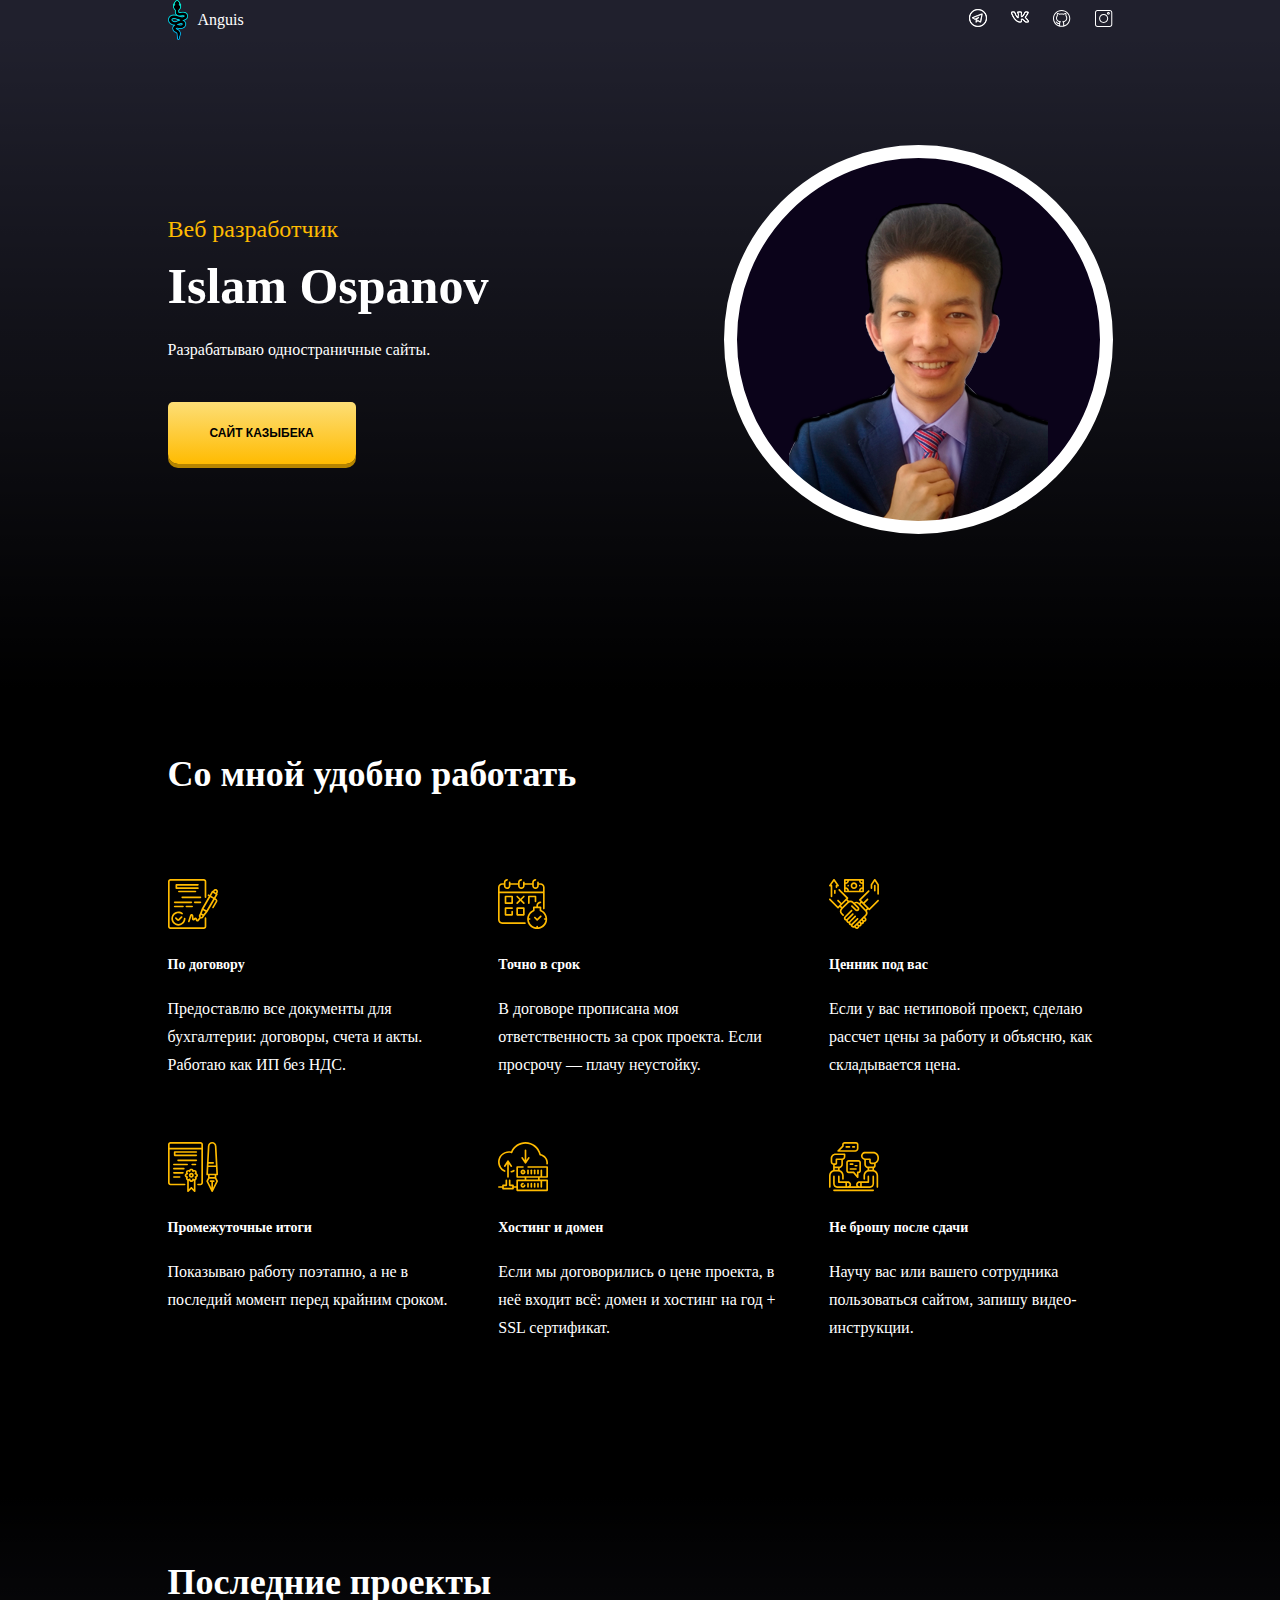
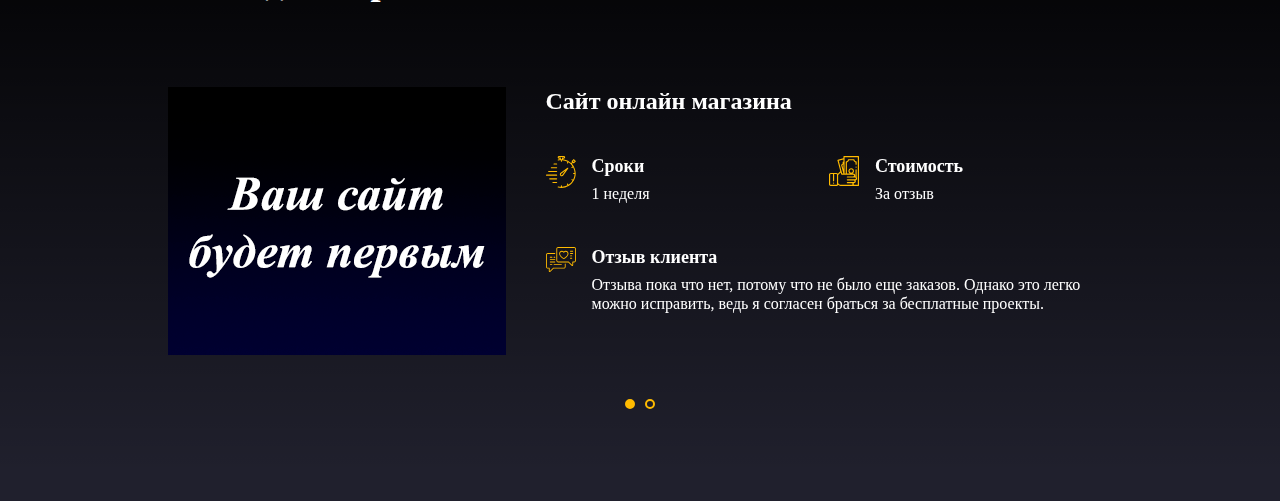
<file: index.html>
<!DOCTYPE html>
<html lang="en">
  <head>
    <meta charset="UTF-8" />
    <meta name="viewport" content="width=device-width, initial-scale=1.0" />
    <meta http-equiv="X-UA-Compatible" content="ie-edge" />
    <link
      href="https://fonts.googleapis.com/css2?family=Roboto:wght@400;700&display=swap&subset=cyrillic"
      rel="stylesheet"
    />
    <link rel="stylesheet" href="style/animate.css" />
    <link rel="icon" href="img/favicon.ico" type="image/x-icon" />
    <link rel="stylesheet" href="style/style.css" />
    <link rel="stylesheet" href="style/swiper-bundle.min.css" />
    <title>Anguis</title>
  </head>
  <body>
    <header class="hero">
      <div class="container">
        <div class="hero-header">
          <div class="logo">
            <img
              src="img\snake.png"
              alt="Anguis's logo"
              class="logo"
              width="20"
              height="40"
            />Anguis
          </div>
          <!-- /.logo -->
          <div class="social-links">
            <a href="https://t.me/where_I_can_find_you" class="social-link"
              ><img src="img/social/telegram.png" alt="telegram logo"
            /></a>
            <a href="https://vk.com/iskoislam" class="social-link"
              ><img src="img/social/vk.png" alt="vk logo"
            /></a>
            <a href="https://github.com/Isko00" class="social-link"
              ><img src="img/social/github.svg" alt="Git logo"
            /></a>
            <a
              href="https://www.instagram.com/islam.ospanov00/"
              class="social-link"
              ><img src="img/social/instagram.svg" alt="instagram logo"
            /></a>
          </div>
          <!--social links-->
        </div>
        <!--hero header-->

        <div class="hero-content">
          <div class="hero-text">
            <span class="hero-subtitle wow fadeInRight" data-wow-delay="0.2s"
              >Веб разработчик</span
            >
            <h1 class="hero-title wow fadeInRight" data-wow-delay="0.4s">
              Islam Ospanov
            </h1>
            <p class="hero-description wow fadeInRight" data-wow-delay="0.6s">
              Разрабатываю одностраничные сайты.
            </p>
            <button
              class="button hero-button wow fadeInRight"
              data-wow-delay="0.8s"
              onClick="location.href='footer.html'"
            >
              Сайт Казыбека
            </button>
          </div>
          <!-- /.hero-text -->
          <div class="hero-avatar wow fadeInRight" data-wow-delay="1.0s">
            <!--<img src="img/hero-face.svg" alt="my face" />-->
          </div>
          <!-- /.hero-avatar -->
        </div>
        <!--hero content-->
      </div>
      <!-- /.container -->
    </header>
    <main>
      <section class="features section">
        <div class="container">
          <h2 class="section-title">Cо мной удобно работать</h2>
          <div class="features-block">
            <div class="features-item">
              <img
                src="img/features/offer-img.svg"
                alt="offer-img"
                class="features-image"
              />
              <h3 class="features-title">По договору</h3>
              <p class="features-text">
                Предоставлю все документы для бухгалтерии: договоры, счета и
                акты. Работаю как ИП без НДС.
              </p>
            </div>
            <div class="features-item">
              <img
                src="img/features/deadline-img.svg"
                alt="deadline-img"
                class="features-image"
              />
              <h3 class="features-title">Точно в срок</h3>
              <p class="features-text">
                В договоре прописана моя ответственность за срок проекта. Если
                просрочу — плачу неустойку.
              </p>
            </div>
            <div class="features-item">
              <img
                src="img/features/agreement-img.svg"
                alt="agreement-img"
                class="features-image"
              />
              <h3 class="features-title">Ценник под вас</h3>
              <p class="features-text">
                Если у вас нетиповой проект, сделаю рассчет цены за работу и
                объясню, как складывается цена.
              </p>
            </div>
            <div class="features-item">
              <img
                src="img/features/steps-img.svg"
                alt="steps-img"
                class="features-image"
              />
              <h3 class="features-title">Промежуточные итоги</h3>
              <p class="features-text">
                Показываю работу поэтапно, а не в последий момент перед крайним
                сроком.
              </p>
            </div>
            <div class="features-item">
              <img
                src="img/features/storage-img.svg"
                alt="storage-img"
                class="features-image"
              />
              <h3 class="features-title">Хостинг и домен</h3>
              <p class="features-text">
                Если мы договорились о цене проекта, в неё входит всё: домен и
                хостинг на год + SSL сертификат.
              </p>
            </div>
            <div class="features-item">
              <img
                src="img/features/conversation-img.svg"
                alt="conversation-img"
                class="features-image"
              />
              <h3 class="features-title">Не брошу после сдачи</h3>
              <p class="features-text">
                Научу вас или вашего сотрудника пользоваться сайтом, запишу
                видео-инструкции.
              </p>
            </div>
          </div>
          <!-- /.features-block -->
        </div>
        <!-- /.container -->
      </section>
      <!-- /.features -->
      <section class="section project">
        <div class="container">
          <h2 class="section-title">Последние проекты</h2>
          <!-- Slider main container -->
          <div class="swiper-container project-slider">
            <!-- Additional required wrapper -->
            <div class="swiper-wrapper">
              <!-- Slides -->
              <div class="swiper-slide project-slide">
                <img
                  src="img/project-img.png"
                  alt="Сайт фирмы любой"
                  class="project-image"
                />
                <div class="project-text">
                  <h3 class="project-title">
                    Сайт онлайн магазина
                  </h3>
                  <div class="project-time">
                    <img
                      src="img/projectIcons/time-icon.svg"
                      alt="time-icon"
                      class="project-icon"
                    />
                    <div class="project-description">
                      <h4 class="project-subtitle">Сроки</h4>
                      <p class="project-paragraph">1 неделя</p>
                    </div>
                  </div>
                  <div class="project-cost">
                    <img
                      src="img/projectIcons/cost-icon.svg"
                      alt="cost-icon"
                      class="project-icon"
                    />
                    <div class="project-description">
                      <h4 class="project-subtitle">Стоимость</h4>
                      <p class="project-paragraph">За отзыв</p>
                    </div>
                  </div>
                  <div class="project-feedback">
                    <img
                      src="img/projectIcons/feedback-icon.svg"
                      alt="feedback-icon"
                      class="project-icon"
                    />
                    <div class="project-description">
                      <h4 class="project-subtitle">Отзыв клиента</h4>
                      <p class="project-paragraph">
                        Отзыва пока что нет, потому что не было еще заказов.
                        Однако это легко можно исправить, ведь я согласен
                        браться за бесплатные проекты.
                      </p>
                    </div>
                  </div>
                </div>
              </div>
              <div class="swiper-slide project-slide">
                <img
                  src="img/project-img.png"
                  alt="сайт фирмы любой"
                  class="project-image"
                />
                <div class="project-text">
                  <h3 class="project-title">
                    Сайт детского лагеря.
                  </h3>
                  <div class="project-time">
                    <img
                      src="img/projectIcons/time-icon.svg"
                      alt="time-icon"
                      class="project-icon"
                    />
                    <div class="project-description">
                      <h4 class="project-subtitle">Сроки</h4>
                      <p class="project-paragraph">2 недели</p>
                    </div>
                  </div>
                  <div class="project-cost">
                    <img
                      src="img/projectIcons/cost-icon.svg"
                      alt="cost-icon"
                      class="project-icon"
                    />
                    <div class="project-description">
                      <h4 class="project-subtitle">Стоимость</h4>
                      <p class="project-paragraph">За отзыв</p>
                    </div>
                  </div>
                  <div class="project-feedback">
                    <img
                      src="img/projectIcons/feedback-icon.svg"
                      alt="feedback-icon"
                      class="project-icon"
                    />
                    <div class="project-description">
                      <h4 class="project-subtitle">Отзыв клиента</h4>
                      <p class="project-paragraph">
                        Думаю что он был бы доволен моей работой, ведь все любят
                        бесплатную работу. И даже если бы сайт клиента не
                        устроил, он бы ничего не потерял, но мне при этом все
                        равно остался бы отзыв, а значит все в плюсе.
                      </p>
                    </div>
                  </div>
                </div>
              </div>
            </div>
            <!-- If we need pagination -->
            <div class="project-pagination"></div>
          </div>
        </div>
        <!-- /.container -->
      </section>
      <!-- /.section project -->
    </main>
  
    <script src="script/wow.min.js"></script>
    <script src="script/swiper-bundle.min.js"></script>
    <script src="script/main.js"></script>
  </body>
</html>
</file>
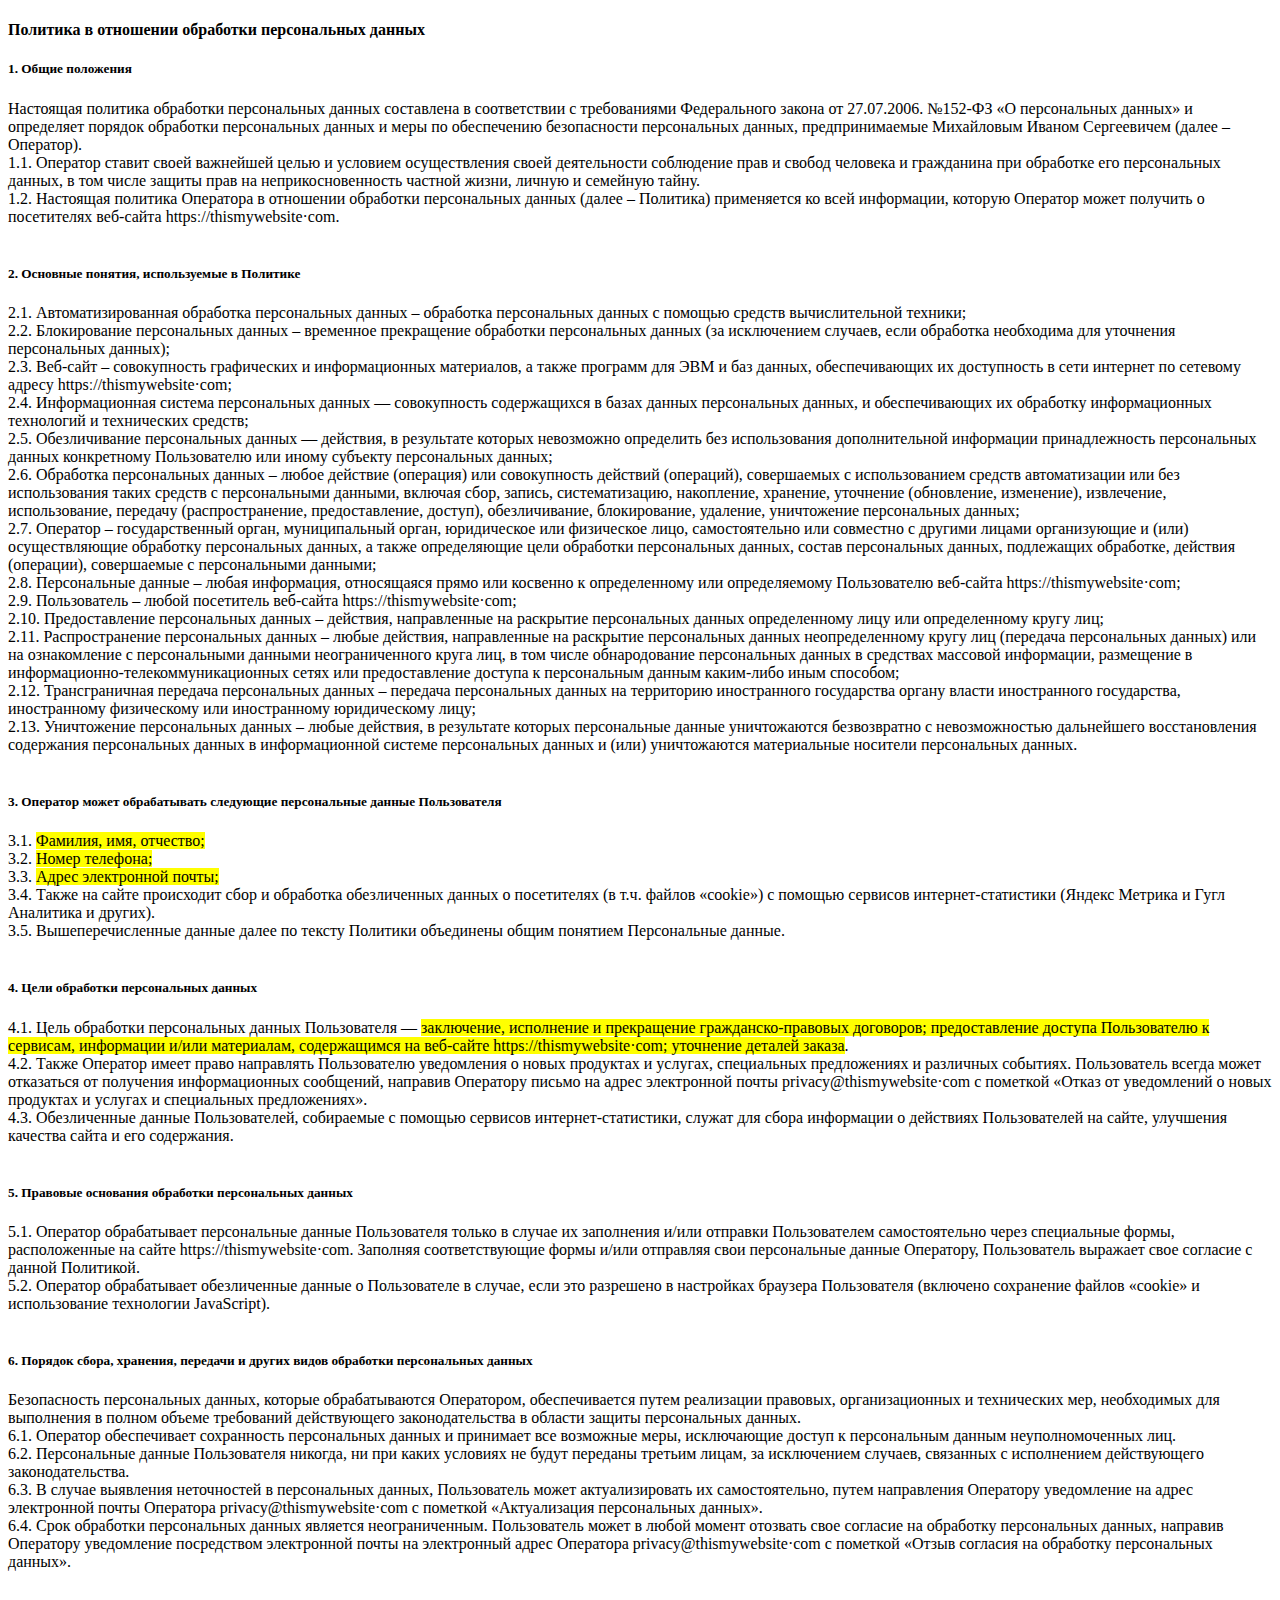
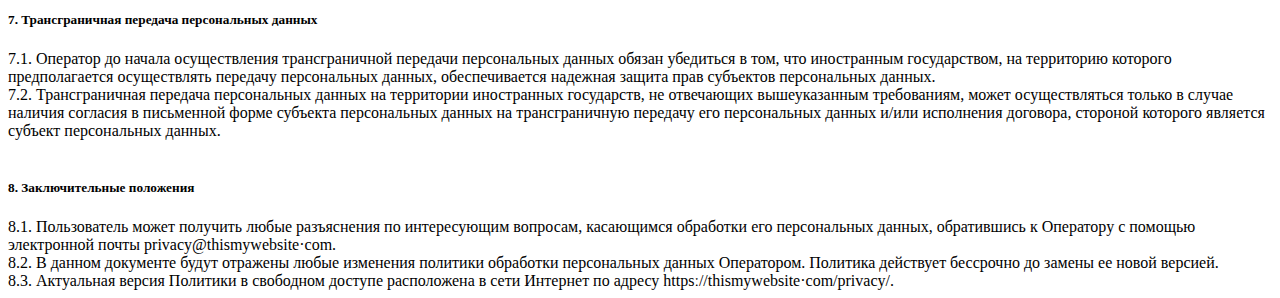
<file: confidentiality.html>
<!DOCTYPE html>
<html lang="en">
  <head>
    <meta charset="UTF-8" />
    <meta name="viewport" content="width=device-width, initial-scale=1.0" />
    <title>Document</title>
  </head>
  <body>
    <div id="inputResult">
      <div class="row mb-4">
        <div class="col">
          <h4>
            <strong>Политика в отношении обработки персональных данных</strong>
          </h4>
        </div>
      </div>
      <div class="row mb-4">
        <div class="col">
          <h5>1. Общие положения</h5>

          <div class="descr">
            Настоящая политика обработки персональных данных составлена в
            соответствии с требованиями Федерального закона от 27.07.2006.
            №152-ФЗ «О персональных данных» и определяет порядок обработки
            персональных данных и меры по обеспечению безопасности персональных
            данных, предпринимаемые
            <span id="genName" data-scroll-to="#privacyName" class="link mark"
              >Михайловым Иваном Сергеевичем</span
            >
            (далее – Оператор).
          </div>

          <div class="ol">
            <div class="li">
              1.1. Оператор ставит своей важнейшей целью и условием
              осуществления своей деятельности соблюдение прав и свобод человека
              и гражданина при обработке его персональных данных, в том числе
              защиты прав на неприкосновенность частной жизни, личную и семейную
              тайну.
            </div>
            <div class="li">
              1.2. Настоящая политика Оператора в отношении обработки
              персональных данных (далее – Политика) применяется ко всей
              информации, которую Оператор может получить о посетителях
              веб-сайта
              <span
                id="privacyURL"
                data-scroll-to="#prefixURL"
                class="link mark"
                >httpsː//thismywebsite·com</span
              >.
            </div>
          </div>
        </div>
      </div>
      <div class="row">&nbsp;</div>
      <div class="row mb-4">
        <div class="col">
          <h5>2. Основные понятия, используемые в Политике</h5>

          <div class="ol">
            <div class="li">
              2.1. Автоматизированная обработка персональных данных – обработка
              персональных данных с помощью средств вычислительной техники;
            </div>
            <div class="li">
              2.2. Блокирование персональных данных – временное прекращение
              обработки персональных данных (за исключением случаев, если
              обработка необходима для уточнения персональных данных);
            </div>
            <div class="li">
              2.3. Веб-сайт – совокупность графических и информационных
              материалов, а также программ для ЭВМ и баз данных, обеспечивающих
              их доступность в сети интернет по сетевому адресу
              <span data-scroll-to="#prefixURL" class="link mark"
                >httpsː//thismywebsite·com</span
              >;
            </div>
            <div class="li">
              2.4. Информационная система персональных данных — совокупность
              содержащихся в базах данных персональных данных, и обеспечивающих
              их обработку информационных технологий и технических средств;
            </div>
            <div class="li">
              2.5. Обезличивание персональных данных — действия, в результате
              которых невозможно определить без использования дополнительной
              информации принадлежность персональных данных конкретному
              Пользователю или иному субъекту персональных данных;
            </div>
            <div class="li">
              2.6. Обработка персональных данных – любое действие (операция) или
              совокупность действий (операций), совершаемых с использованием
              средств автоматизации или без использования таких средств с
              персональными данными, включая сбор, запись, систематизацию,
              накопление, хранение, уточнение (обновление, изменение),
              извлечение, использование, передачу (распространение,
              предоставление, доступ), обезличивание, блокирование, удаление,
              уничтожение персональных данных;
            </div>
            <div class="li">
              2.7. Оператор – государственный орган, муниципальный орган,
              юридическое или физическое лицо, самостоятельно или совместно с
              другими лицами организующие и (или) осуществляющие обработку
              персональных данных, а также определяющие цели обработки
              персональных данных, состав персональных данных, подлежащих
              обработке, действия (операции), совершаемые с персональными
              данными;
            </div>
            <div class="li">
              2.8. Персональные данные – любая информация, относящаяся прямо или
              косвенно к определенному или определяемому Пользователю веб-сайта
              <span data-scroll-to="#prefixURL" class="link mark"
                >httpsː//thismywebsite·com</span
              >;
            </div>
            <div class="li">
              2.9. Пользователь – любой посетитель веб-сайта
              <span data-scroll-to="#prefixURL" class="link mark"
                >httpsː//thismywebsite·com</span
              >;
            </div>
            <div class="li">
              2.10. Предоставление персональных данных – действия, направленные
              на раскрытие персональных данных определенному лицу или
              определенному кругу лиц;
            </div>
            <div class="li">
              2.11. Распространение персональных данных – любые действия,
              направленные на раскрытие персональных данных неопределенному
              кругу лиц (передача персональных данных) или на ознакомление с
              персональными данными неограниченного круга лиц, в том числе
              обнародование персональных данных в средствах массовой информации,
              размещение в информационно-телекоммуникационных сетях или
              предоставление доступа к персональным данным каким-либо иным
              способом;
            </div>
            <div class="li">
              2.12. Трансграничная передача персональных данных – передача
              персональных данных на территорию иностранного государства органу
              власти иностранного государства, иностранному физическому или
              иностранному юридическому лицу;
            </div>
            <div class="li">
              2.13. Уничтожение персональных данных – любые действия, в
              результате которых персональные данные уничтожаются безвозвратно с
              невозможностью дальнейшего восстановления содержания персональных
              данных в информационной системе персональных данных и (или)
              уничтожаются материальные носители персональных данных.
            </div>
          </div>
        </div>
      </div>
      <div class="row">&nbsp;</div>
      <div class="row mb-4">
        <div class="col">
          <h5>
            3. Оператор может обрабатывать следующие персональные данные
            Пользователя
          </h5>

          <div id="dataTargetResult" class="ol">
            <div class="li">3.1. <mark>Фамилия, имя, отчество;</mark></div>
            <div class="li">3.2. <mark>Номер телефона;</mark></div>
            <div class="li">3.3. <mark>Адрес электронной почты;</mark></div>
            <div class="li">
              3.4. Также на сайте происходит сбор и обработка обезличенных
              данных о посетителях (в т.ч. файлов «cookie») с помощью сервисов
              интернет-статистики (Яндекс Метрика и Гугл Аналитика и других).
            </div>
            <div class="li">
              3.5. Вышеперечисленные данные далее по тексту Политики объединены
              общим понятием Персональные данные.
            </div>
          </div>
        </div>
      </div>
      <div class="row">&nbsp;</div>
      <div class="row mb-4">
        <div class="col">
          <h5>4. Цели обработки персональных данных</h5>

          <div class="ol">
            <div class="li">
              4.1. Цель обработки персональных данных Пользователя —
              <mark id="genOptionProcessing"
                >заключение, исполнение и прекращение гражданско-правовых
                договоров; предоставление доступа Пользователю к сервисам,
                информации и/или материалам, содержащимся на веб-сайте
                httpsː//thismywebsite·com; уточнение деталей заказа</mark
              >.
            </div>
            <div class="li">
              4.2. Также Оператор имеет право направлять Пользователю
              уведомления о новых продуктах и услугах, специальных предложениях
              и различных событиях. Пользователь всегда может отказаться от
              получения информационных сообщений, направив Оператору письмо на
              адрес электронной почты
              <span data-scroll-to="#privacyEmail" class="link mark"
                >privacy@thismywebsite·com</span
              >
              с пометкой «Отказ от уведомлений о новых продуктах и услугах и
              специальных предложениях».
            </div>
            <div class="li">
              4.3. Обезличенные данные Пользователей, собираемые с помощью
              сервисов интернет-статистики, служат для сбора информации о
              действиях Пользователей на сайте, улучшения качества сайта и его
              содержания.
            </div>
          </div>
        </div>
      </div>
      <div class="row">&nbsp;</div>
      <div class="row mb-4">
        <div class="col">
          <h5>5. Правовые основания обработки персональных данных</h5>

          <div class="ol">
            <div class="li">
              5.1. Оператор обрабатывает персональные данные Пользователя только
              в случае их заполнения и/или отправки Пользователем самостоятельно
              через специальные формы, расположенные на сайте
              <span data-scroll-to="#prefixURL" class="link mark"
                >httpsː//thismywebsite·com</span
              >. Заполняя соответствующие формы и/или отправляя свои
              персональные данные Оператору, Пользователь выражает свое согласие
              с данной Политикой.
            </div>
            <div class="li">
              5.2. Оператор обрабатывает обезличенные данные о Пользователе в
              случае, если это разрешено в настройках браузера Пользователя
              (включено сохранение файлов «cookie» и использование технологии
              JavaScript).
            </div>
          </div>
        </div>
      </div>
      <div class="row">&nbsp;</div>
      <div class="row mb-4">
        <div class="col">
          <h5>
            6. Порядок сбора, хранения, передачи и других видов обработки
            персональных данных
          </h5>

          <div class="descr">
            Безопасность персональных данных, которые обрабатываются Оператором,
            обеспечивается путем реализации правовых, организационных и
            технических мер, необходимых для выполнения в полном объеме
            требований действующего законодательства в области защиты
            персональных данных.
          </div>

          <div class="ol">
            <div class="li">
              6.1. Оператор обеспечивает сохранность персональных данных и
              принимает все возможные меры, исключающие доступ к персональным
              данным неуполномоченных лиц.
            </div>
            <div class="li">
              6.2. Персональные данные Пользователя никогда, ни при каких
              условиях не будут переданы третьим лицам, за исключением случаев,
              связанных с исполнением действующего законодательства.
            </div>
            <div class="li">
              6.3. В случае выявления неточностей в персональных данных,
              Пользователь может актуализировать их самостоятельно, путем
              направления Оператору уведомление на адрес электронной почты
              Оператора
              <span data-scroll-to="#privacyEmail" class="link mark"
                >privacy@thismywebsite·com</span
              >
              с пометкой «Актуализация персональных данных».
            </div>
            <div class="li">
              6.4. Срок обработки персональных данных является неограниченным.
              Пользователь может в любой момент отозвать свое согласие на
              обработку персональных данных, направив Оператору уведомление
              посредством электронной почты на электронный адрес Оператора
              <span data-scroll-to="#privacyEmail" class="link mark"
                >privacy@thismywebsite·com</span
              >
              с пометкой «Отзыв согласия на обработку персональных данных».
            </div>
          </div>
        </div>
      </div>
      <div class="row">&nbsp;</div>
      <div class="row mb-4">
        <div class="col">
          <h5>7. Трансграничная передача персональных данных</h5>

          <div class="ol">
            <div class="li">
              7.1. Оператор до начала осуществления трансграничной передачи
              персональных данных обязан убедиться в том, что иностранным
              государством, на территорию которого предполагается осуществлять
              передачу персональных данных, обеспечивается надежная защита прав
              субъектов персональных данных.
            </div>
            <div class="li">
              7.2. Трансграничная передача персональных данных на территории
              иностранных государств, не отвечающих вышеуказанным требованиям,
              может осуществляться только в случае наличия согласия в письменной
              форме субъекта персональных данных на трансграничную передачу его
              персональных данных и/или исполнения договора, стороной которого
              является субъект персональных данных.
            </div>
          </div>
        </div>
      </div>
      <div class="row">&nbsp;</div>
      <div class="row mb-4">
        <div class="col">
          <h5>8. Заключительные положения</h5>

          <div class="ol">
            <div class="li">
              8.1. Пользователь может получить любые разъяснения по интересующим
              вопросам, касающимся обработки его персональных данных,
              обратившись к Оператору с помощью электронной почты
              <span data-scroll-to="#privacyEmail" class="link mark"
                >privacy@thismywebsite·com</span
              >.
            </div>
            <div class="li">
              8.2. В данном документе будут отражены любые изменения политики
              обработки персональных данных Оператором. Политика действует
              бессрочно до замены ее новой версией.
            </div>
            <div class="li">
              8.3. Актуальная версия Политики в свободном доступе расположена в
              сети Интернет по адресу
              <span
                id="genURLLink"
                data-scroll-to="#prefixURLLink"
                class="link mark"
                >httpsː//thismywebsite·com/privacy/</span
              >.
            </div>
          </div>
        </div>
      </div>
    </div>
  </body>
</html>
</file>
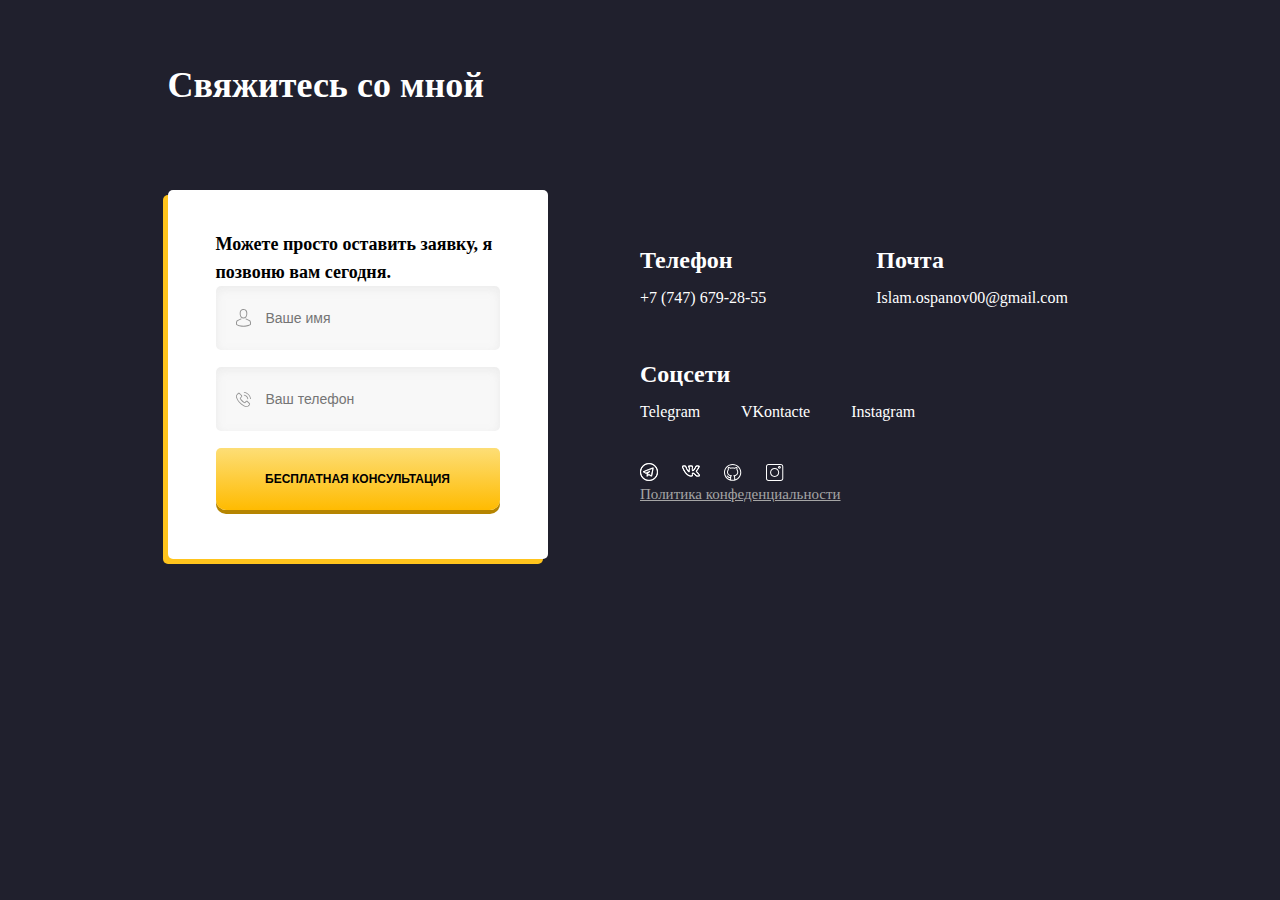
<file: footer.html>
<!DOCTYPE html>
<html lang="en">
  <head>
    <meta charset="UTF-8" />
    <meta name="viewport" content="width=device-width, initial-scale=1.0" />
    <meta http-equiv="X-UA-Compatible" content="ie-edge" />
    <link
      href="https://fonts.googleapis.com/css2?family=Roboto:wght@400;700&display=swap&subset=cyrillic"
      rel="stylesheet"
    />
    <link rel="stylesheet" href="style/animate.css" />
    <link rel="icon" href="img/favicon.ico" type="image/x-icon" />
    <link rel="stylesheet" href="style/style.css" />
    <link rel="stylesheet" href="style/swiper-bundle.min.css" />
    <title>Anguis</title>
  </head> 
  <footer class="section">
      <div class="container">
        <h2 class="section-title">Свяжитесь со мной</h2>
        <div class="contacts-block">
          <form
            action="https://formspree.io/xgenblvl"
            method="POST"
            class="contacts-form"
            id="contacts-form"
          >
            <p4 class="form-title"
              >Можете просто оставить заявку, я позвоню вам сегодня.</p4
            ><input
              type="text"
              name="name"
              class="input input-name"
              placeholder="Ваше имя"
            /><input
              type="text"
              name="phone"
              class="input input-phone"
              placeholder="Ваш телефон"
            /><button class="button form-button" type="submit">
              Бесплатная консультация
            </button>
          </form>

          <div class="contacts-text">
            <div class="contacts-data">
              <div class="contacts-phone">
                <h4 class="contacts-title">Телефон</h4>
                <a href="tel:+77476792855" class="contact-link"
                  >+7 (747) 679-28-55</a
                >
              </div>
              <!-- /.contacts-phone -->
              <div class="contacts-mail">
                <h4 class="contacts-title">Почта</h4>
                <a href="mailto:Islam.ospanov00@gmail.com" class="contact-link"
                  >Islam.ospanov00@gmail.com</a
                >
              </div>
              <!-- /.contacts-mail -->
              <div class="contacts-social">
                <h4 class="contacts-title">Соцсети</h4>
                <a href="https://t.me/where_I_can_find_you" class="contact-link"
                  >Telegram</a
                >
                <a href="https://vk.com/iskoislam" class="contact-link"
                  >VKontacte</a
                >
                <a
                  href="https://www.instagram.com/islam.ospanov00/"
                  class="contact-link"
                  >Instagram</a
                >
              </div>
              <!-- /.contacts-social -->
            </div>
            <!-- /.contacts-data -->
            <div class="social-links">
              <a href="https://t.me/where_I_can_find_you" class="social-link"
                ><img src="img/social/telegram.png" alt="telegram logo"
              /></a>
              <a href="https://vk.com/iskoislam" class="social-link"
                ><img src="img/social/vk.png" alt="vk logo"
              /></a>
              <a href="https://github.com/Isko00" class="social-link"
                ><img src="img/social/github.svg" alt="Git logo"
              /></a>
              <a
                href="https://www.instagram.com/islam.ospanov00/"
                class="social-link"
                ><img src="img/social/instagram.svg" alt="instagram logo"
              /></a>
            </div>
            <!--social links-->
            <a href="confidentiality.html" class="contacts-policy"
              >Политика конфеденциальности</a
            >
          </div>
          <!-- /.contacts-text -->
        </div>
        <!-- /.contacts-block -->
      </div>
    </footer>
    <script src="script/main.js"></script>
  </body>
</html>
</file>
<file: style/style.css>
* {
  box-sizing: border-box;
}

img {
  max-width: 100%;
}

body {
  background-color: #20202d;
  margin: 0;
  color: white;
  font-style: "Roboto", sans-serif;
}

.section {
  padding-top: 64px;
  padding-bottom: 92px;
}

.section-title {
  margin: 0;
  margin-bottom: 84px;
  font-weight: bold;
  font-size: 36px;
  line-height: 42px;
}

.container {
  width: 90%;
  max-width: 945px;
  margin: auto;
}

.hero {
  background: linear-gradient(0.01deg, #000000 0.01%, rgba(0, 0, 0, 0) 95.44%);
  padding-bottom: 155px;
}

.hero-header {
  display: flex;
  justify-content: space-between;
  align-items: center;
  margin-bottom: 105px;
}

.logo {
  display: flex;
  justify-content: space-between;
  align-items: center;
}

.logo img {
  margin-right: 10px;
}

.hero-subtitle {
  display: inline-block;
  font-size: 24px;
  line-height: 28px;
  color: #ffbb01;
  margin-bottom: 14px;
}

.hero-title {
  font-weight: bold;
  font-size: 50px;
  line-height: 59px;
  margin-top: 0;
  margin-bottom: 20px;
}

.hero-content {
  display: flex;
  justify-content: space-between;
  align-items: center;
}

.hero-description {
  font-size: 16px;
  line-height: 28px;
  max-width: 420px;
  margin-bottom: 38px;
}

.button {
  background: linear-gradient(180deg, #fdde76 0%, #ffbb01 100%);
  border: none;
  box-shadow: 0px 4px 0px #b68500;
  border-radius: 5px 5px 10px 10px;
  padding: 24px 42px;
  font-size: 12px;
  line-height: 14px;
  text-transform: uppercase;
  font-weight: bold;
}

.hero-avatar {
  width: 389px;
  height: 389px;
  background-color: #0b031a;
  border-radius: 50%;
  background-image: url(../img/faceInSuit.png);
  background-repeat: no-repeat;
  background-position: center top 40px;
  border: 13px solid #fff;
}

.social-link {
  margin-left: 20px;
}

.social-link:first-child {
  margin-left: 0;
}

/* features */

.features {
  background-color: #000000;
}

.features-block {
  display: flex;
  flex-wrap: wrap;
  justify-content: space-between;
}

.features-item {
  flex-basis: 30%;
  margin-bottom: 63px;
}

.features-image {
  display: block;
  margin-bottom: 22px;
}

.features-title {
  font-weight: bold;
  font-size: 14px;
  line-height: 28px;
  margin: 0;
  margin-bottom: 16px;
}

.features-text {
  font-size: 16px;
  line-height: 28px;
  margin: 0;
}

/* projects */

.project {
  background: linear-gradient(180deg, #000000 0%, rgba(0, 0, 0, 0) 95.44%);
}

.project-slide {
  display: flex;
  align-items: flex-start;
  justify-content: space-between;
}

.project-text {
  display: flex;
  flex-wrap: wrap;
  flex-basis: 60%;
}

.project-title {
  flex-basis: 100%;
  font-weight: bold;
  font-size: 24px;
  line-height: 28px;
  margin: 0;
  margin-bottom: 41px;
}

.project-cost,
.project-time {
  flex-basis: 50%;
  margin-bottom: 44px;
}

.project-time,
.project-cost,
.project-feedback {
  display: flex;
  align-items: flex-start;
}

.project-subtitle {
  margin: 0;
  margin-bottom: 7px;
  font-weight: bold;
  font-size: 18px;
  line-height: 21px;
}

.project-paragraph {
  margin: 0;
  font-size: 16px;
  line-height: 19px;
}

.project-icon {
  margin-right: 16px;
}

.project-pagination {
  display: flex;
  align-items: center;
  justify-content: center;
  margin-top: 44px;
}

.project-bullet {
  width: 10px;
  height: 10px;
  border: 2px solid #ffbb01;
  border-radius: 50%;
  display: inline-block;
  margin-left: 5px;
  margin-right: 5px;
}

.project-bullet-active {
  background-color: #ffbb01;
}

/* contacts */

.contacts-form {
  background: #ffffff;
  box-shadow: -5px 5px 0px #ffc41d;
  border-radius: 5px;
  max-width: 380px;
  padding-top: 40px;
  padding-left: 48px;
  padding-right: 48px;
  padding-bottom: 49px;
}

.form-title {
  margin: 0;
  margin-bottom: 29px;
  font-weight: bold;
  font-size: 18px;
  line-height: 28px;
  text-align: center;
  color: #000000;
}

.input {
  background: #f8f8f8;
  border: none;
  box-shadow: inset 0px 3px 10px rgba(199, 199, 199, 0.25);
  border-radius: 5px;
  padding: 18px 20px;
  padding-left: 50px;
  width: 100%;
  font-size: 14px;
  line-height: 28px;
}

.input-name {
  margin-bottom: 17px;
  background-image: url("../img/user-icon.svg");
  background-repeat: no-repeat;
  background-position: center left 20px;
}

.input-phone {
  margin-bottom: 17px;
  background-image: url("../img/phone-icon.svg");
  background-repeat: no-repeat;
  background-position: center left 20px;
}

.form-button {
  width: 100%;
}

/* contacts */
.contacts-block {
  display: flex;
  align-items: center;
  justify-content: space-between;
}

.contacts-data {
  display: flex;
  flex-wrap: wrap;
  margin-bottom: 42px;
}

.contacts-phone,
.contacts-mail {
  flex-basis: 50%;
  margin-bottom: 53px;
}

.contacts-social {
  flex-basis: 100%;
}

.contacts-text {
  flex-basis: 50%;
}

.contacts-title {
  font-weight: bold;
  font-size: 24px;
  line-height: 28px;
  margin: 0;
  margin-bottom: 15px;
}

.contact-link {
  text-decoration: none;
  color: inherit;
  margin-right: 37px;
}

.contact-link:hover {
  text-decoration: underline;
}

.contacts-policy {
  font-size: 15px;
  line-height: 18px;
  text-decoration-line: underline;
  color: #a5a5a5;
}

/* responsive */

@media (max-width: 1100px) {
  .hero-avatar {
    height: 300px;
    width: 300px;
    border-width: 10px;
  }
}

@media (max-width: 836px) {
  .hero-content {
    flex-direction: column;
  }

  .hero-avatar {
    order: 0;
    height: 300px;
    width: 300px;
    border-width: 10px;
    margin-bottom: 17px;
  }

  .hero-text {
    order: 1;
    text-align: center;
  }

  .features-item {
    flex-basis: 45%;
  }

  .project-slide {
    flex-direction: column;
  }

  .project-image {
    margin-bottom: 46px;
  }

  .contacts-block {
    align-items: flex-start;
    justify-content: space-between;
    flex-direction: column;
  }

  .contacts-form {
    margin-bottom: 58px;
  }
}

@media (max-width: 564px) {
  .section {
    padding: 60px 0px;
  }

  .section-title {
    font-size: 19px;
    line-height: 22px;
    margin-bottom: 63px;
  }

  .features-item {
    flex-basis: 100%;
    margin-bottom: 30px;
  }

  .features-title {
    font-size: 18px;
    line-height: 28px;
  }

  .features-text {
    font-size: 14px;
    line-height: 28px;
  }

  .hero {
    padding-bottom: 75px;
  }

  .hero-avatar {
    width: 113px;
    height: 113px;
    border-width: 4px;
    background-size: 100%;
    background-position: center top 10px;
  }

  .hero-header {
    margin-bottom: 38px;
  }

  .social-link {
    margin-left: 5px;
  }

  .hero-title {
    font-size: 24px;
    line-height: 28px;
  }

  .hero-subtitle {
    font-size: 16px;
    line-height: 27px;
    margin-bottom: 5px;
  }

  .project-title {
    font-size: 18px;
    line-height: 150%;
  }

  .project-cost,
  .project-time,
  .project-feedback {
    flex-basis: 100%;
    margin-bottom: 30px;
  }

  .contact-form {
    padding: 40px 19px;
  }

  .form-title {
    font-size: 15px;
    line-height: 140%;
  }

  .form-button {
    font-size: 10px;
  }

  .contacts-phone,
  .contacts-mail {
    flex-basis: 100%;
    margin-bottom: 30px;
  }

  .contacts-title {
    font-size: 18px;
    line-height: 21px;
  }

  .contacts-link {
    font-size: 14px;
    line-height: 16px;
    display: block;
    margin-bottom: 13px;
  }
}
</file>
